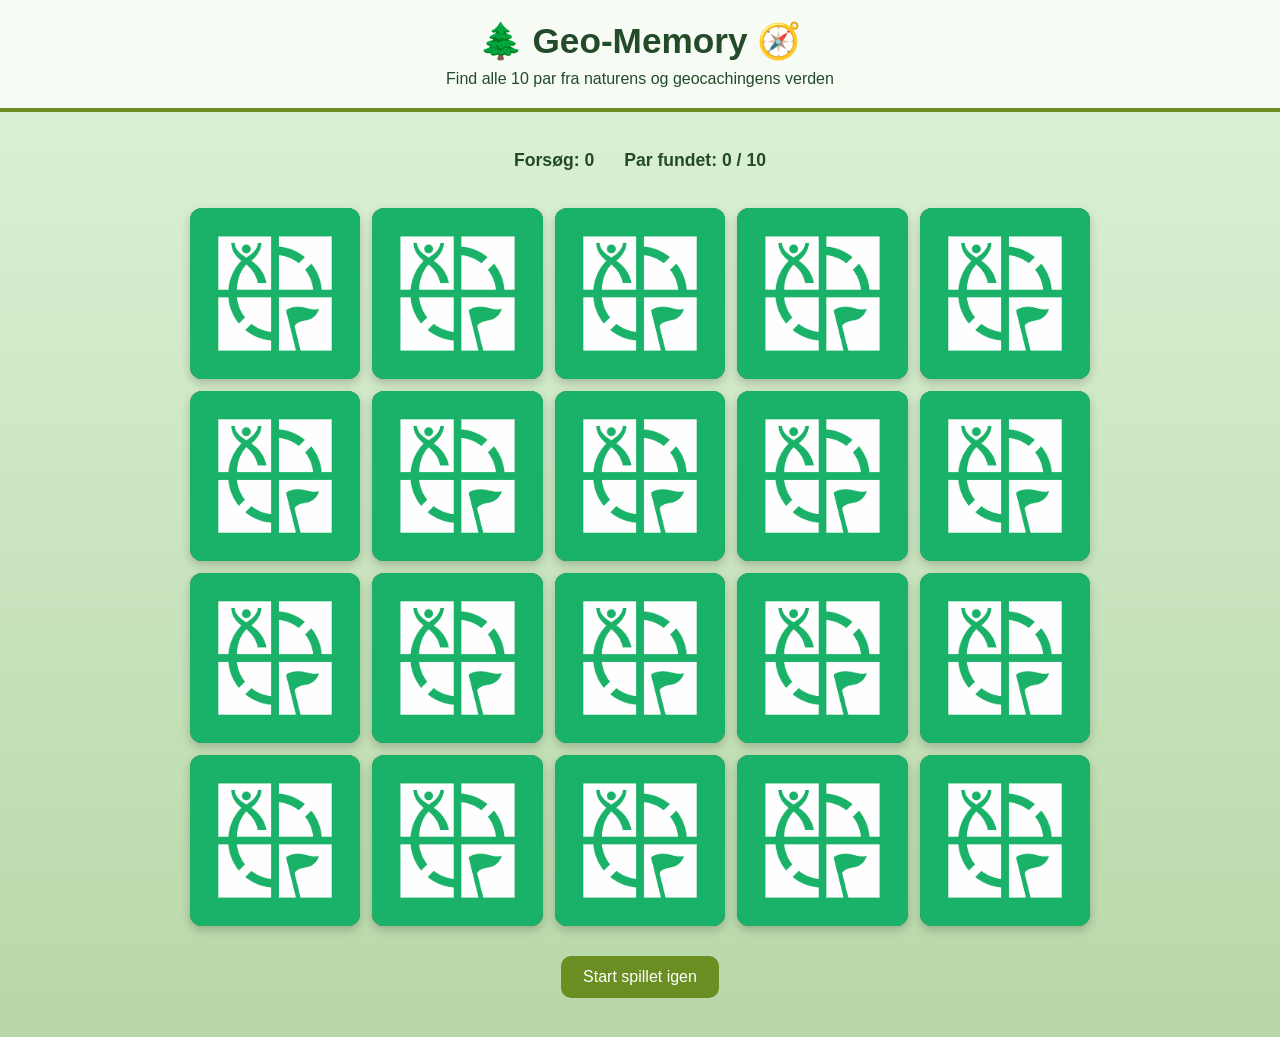
<file: index.html>
<!DOCTYPE html>
<html lang="da">
<head>
    <meta charset="UTF-8">
    <meta name="viewport" content="width=device-width, initial-scale=1.0">

    <title>Geo-Memory</title>

    <link rel="stylesheet" href="style.css">
</head>

<body>

    <header class="topbar">
        <h1>🌲 Geo-Memory 🧭</h1>

        <p>
            Find alle 10 par fra naturens og geocachingens verden
        </p>
    </header>

    <main class="container">

        <section class="scoreboard">
            <p>
                Forsøg:
                <span id="forsog">0</span>
            </p>

            <p>
                Par fundet:
                <span id="par-fundet">0</span> / 10
            </p>
        </section>

        <section
            id="spilleplade"
            class="spilleplade"
            aria-label="Vendespil">
        </section>

        <button id="start-igen" type="button">
            Start spillet igen
        </button>

        <p id="besked" aria-live="polite"></p>

    </main>

    <script src="script.js"></script>
</body>
</html>
</file>
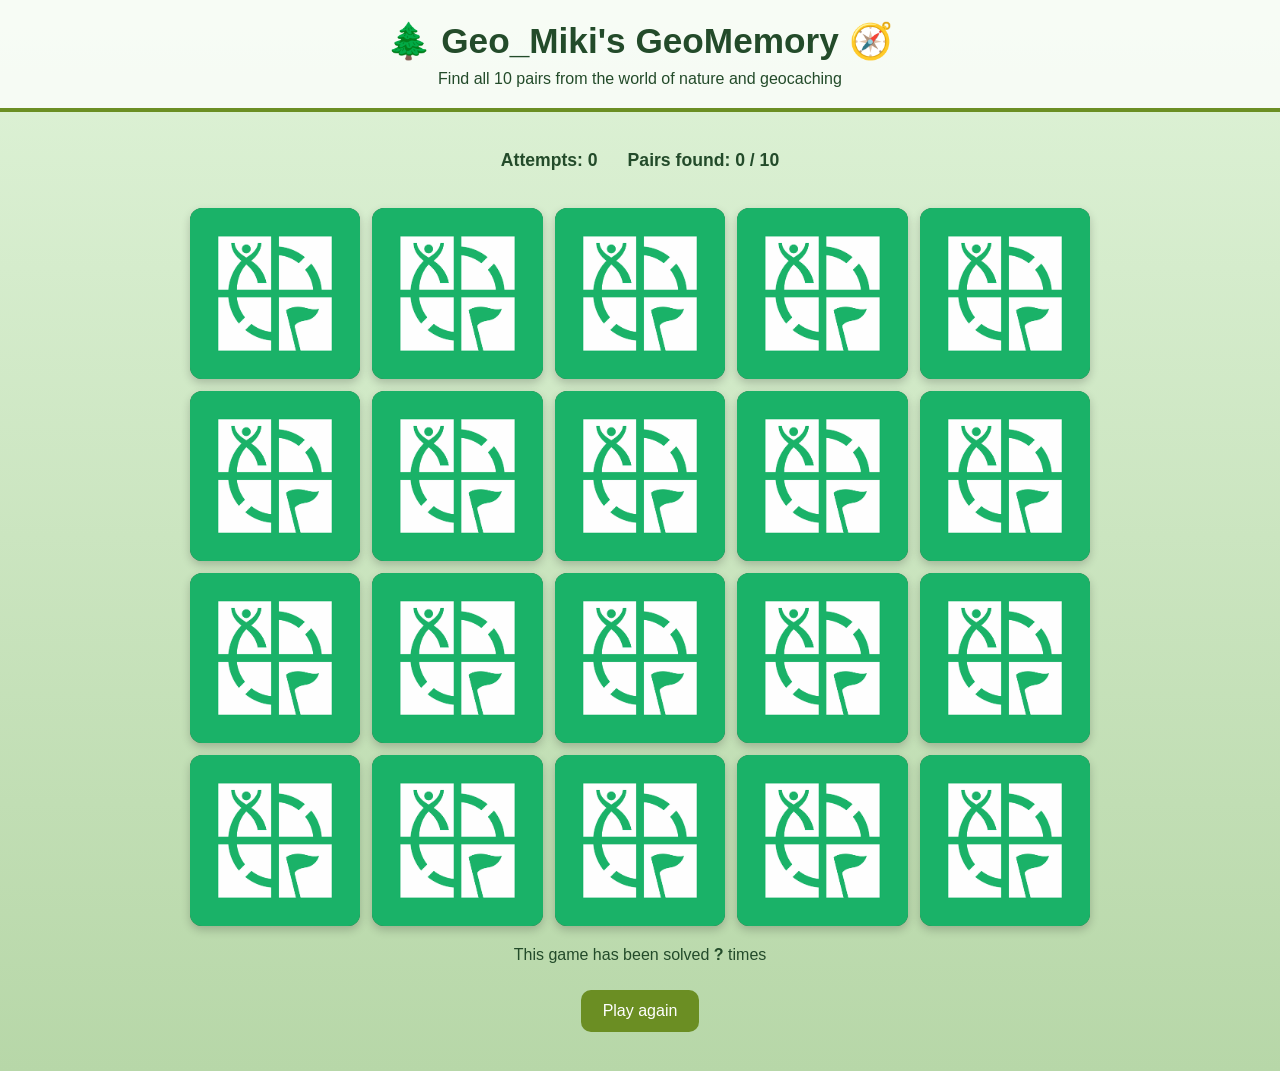
<file: english/index.html>
<!DOCTYPE html>
<html lang="en">
<head>
    <meta charset="UTF-8">
    <meta name="viewport" content="width=device-width, initial-scale=1.0">

    <title>Geo_Miki's GeoMemory</title>

    <link rel="stylesheet" href="style.css">
</head>

<body>

    <header class="topbar">
        <h1>🌲 Geo_Miki's GeoMemory 🧭</h1>

        <p>
            Find all 10 pairs from the world of nature and geocaching
        </p>
    </header>

    <main class="container">

        <section class="scoreboard">
            <p>
                Attempts:
                <span id="forsog">0</span>
            </p>

            <p>
                Pairs found:
                <span id="par-fundet">0</span> / 10
            </p>
        </section>

        <section
            id="spilleplade"
            class="spilleplade"
            aria-label="Memory game">
        </section>

        <p class="solved">
            This game has been solved
            <strong id="solved-count">...</strong> times
        </p>

        <button id="start-igen" type="button">
            Play again
        </button>

        <p id="besked" aria-live="polite"></p>

    </main>

    <script src="script.js"></script>
</body>
</html>
</file>
<file: style.css>
body {
    margin: 0;
    font-family: Arial, sans-serif;
    background: linear-gradient(to bottom, #dff3d8, #b7d7a8);
    color: #234b2a;
    text-align: center;
}

.topbar {
    background: rgba(255, 255, 255, 0.75);
    padding: 20px 10px;
    border-bottom: 4px solid #6b8e23;
}

.topbar h1 {
    margin: 0;
    font-size: 2.2rem;
}

.topbar p {
    margin: 8px 0 0;
    font-size: 1rem;
}

.container {
    max-width: 900px;
    margin: 0 auto;
    padding: 20px;
}

.scoreboard {
    display: flex;
    justify-content: center;
    gap: 30px;
    flex-wrap: wrap;
    font-size: 1.1rem;
    margin-bottom: 20px;
    font-weight: bold;
}

.spilleplade {
    display: grid;
    grid-template-columns: repeat(5, 1fr);
    gap: 12px;
    margin: 0 auto 20px;
}

.kort {
    width: 100%;
    aspect-ratio: 1 / 1;
    perspective: 1000px;
    cursor: pointer;
}

.kort-indhold {
    width: 100%;
    height: 100%;
    position: relative;
    transform-style: preserve-3d;
    transition: transform 0.5s;
}

.kort.vent .kort-indhold {
    transform: rotateY(180deg);
}

.kort-foran,
.kort-bag {
    position: absolute;
    width: 100%;
    height: 100%;
    backface-visibility: hidden;
    border-radius: 12px;
    box-shadow: 0 4px 10px rgba(0, 0, 0, 0.2);
}

.kort-foran {
    background: #ffffff;
    transform: rotateY(180deg);
    display: flex;
    align-items: center;
    justify-content: center;
    overflow: hidden;
}

.kort-foran img,
.kort-bag img {
    width: 100%;
    height: 100%;
    object-fit: cover;
    border-radius: 12px;
}

.kort-bag {
    background: #335c3a;
}

.kort.ramt {
    pointer-events: none;
    opacity: 0.75;
}

button {
    background: #6b8e23;
    color: white;
    border: none;
    padding: 12px 22px;
    font-size: 1rem;
    border-radius: 10px;
    cursor: pointer;
    margin-top: 10px;
}

button:hover {
    background: #55761c;
}

#besked {
    margin-top: 16px;
    font-size: 1.2rem;
    font-weight: bold;
}

@media (max-width: 700px) {
    .spilleplade {
        grid-template-columns: repeat(4, 1fr);
    }
}

@media (max-width: 500px) {
    .spilleplade {
        grid-template-columns: repeat(2, 1fr);
    }
}
</file>
<file: english/style.css>
body {
    margin: 0;
    font-family: Arial, sans-serif;
    background: linear-gradient(to bottom, #dff3d8, #b7d7a8);
    color: #234b2a;
    text-align: center;
}

.topbar {
    background: rgba(255, 255, 255, 0.75);
    padding: 20px 10px;
    border-bottom: 4px solid #6b8e23;
}

.topbar h1 {
    margin: 0;
    font-size: 2.2rem;
}

.topbar p {
    margin: 8px 0 0;
    font-size: 1rem;
}

.container {
    max-width: 900px;
    margin: 0 auto;
    padding: 20px;
}

.scoreboard {
    display: flex;
    justify-content: center;
    gap: 30px;
    flex-wrap: wrap;
    font-size: 1.1rem;
    margin-bottom: 20px;
    font-weight: bold;
}

.spilleplade {
    display: grid;
    grid-template-columns: repeat(5, 1fr);
    gap: 12px;
    margin: 0 auto 20px;
}

.kort {
    width: 100%;
    aspect-ratio: 1 / 1;
    perspective: 1000px;
    cursor: pointer;
}

.kort-indhold {
    width: 100%;
    height: 100%;
    position: relative;
    transform-style: preserve-3d;
    transition: transform 0.5s;
}

.kort.vent .kort-indhold {
    transform: rotateY(180deg);
}

.kort-foran,
.kort-bag {
    position: absolute;
    width: 100%;
    height: 100%;
    backface-visibility: hidden;
    border-radius: 12px;
    box-shadow: 0 4px 10px rgba(0, 0, 0, 0.2);
}

.kort-foran {
    background: #ffffff;
    transform: rotateY(180deg);
    display: flex;
    align-items: center;
    justify-content: center;
    overflow: hidden;
}

.kort-foran img,
.kort-bag img {
    width: 100%;
    height: 100%;
    object-fit: cover;
    border-radius: 12px;
}

.kort-bag {
    background: #335c3a;
}

.kort.ramt {
    pointer-events: none;
    opacity: 0.75;
}

button {
    background: #6b8e23;
    color: white;
    border: none;
    padding: 12px 22px;
    font-size: 1rem;
    border-radius: 10px;
    cursor: pointer;
    margin-top: 10px;
}

button:hover {
    background: #55761c;
}

#besked {
    margin-top: 16px;
    font-size: 1.2rem;
    font-weight: bold;
}

@media (max-width: 700px) {
    .spilleplade {
        grid-template-columns: repeat(4, 1fr);
    }
}

@media (max-width: 500px) {
    .spilleplade {
        grid-template-columns: repeat(2, 1fr);
    }
}
</file>
